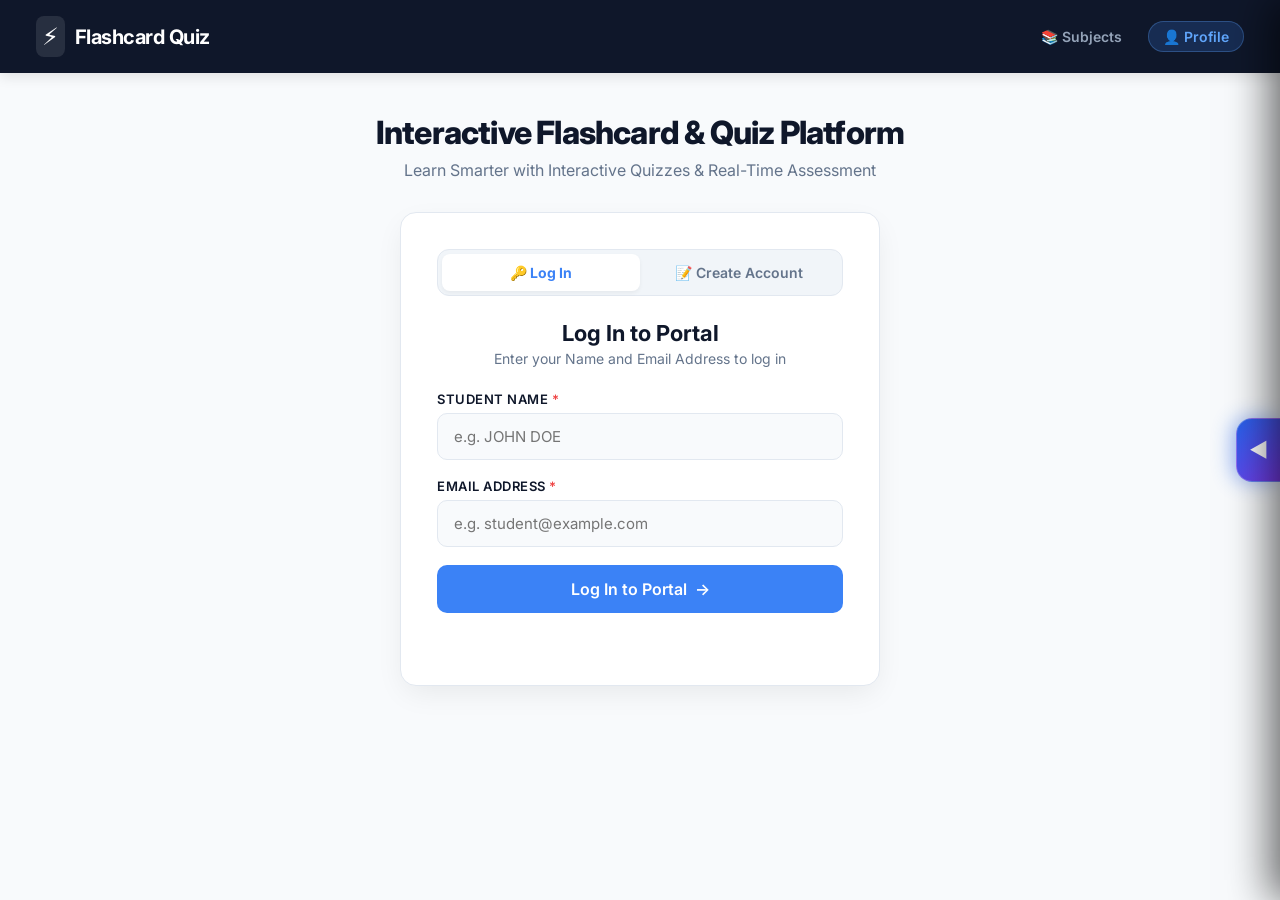
<file: templates/index.html>
<!DOCTYPE html>
<html lang="en">
<head>
    <meta charset="UTF-8">
    <meta name="viewport" content="width=device-width, initial-scale=1.0">
    <title>Flashcard Quiz - Student Login</title>
    <link href="https://fonts.googleapis.com/css2?family=Inter:wght@400;500;600;700;800&display=swap" rel="stylesheet">
    <link rel="stylesheet" href="/static/css/style.css">
</head>
<body>

    <!-- Navbar -->
    <nav class="navbar">
        <div class="nav-brand">
            <span class="logo-icon">⚡</span>
            <h2>Flashcard Quiz</h2>
        </div>
        <div class="nav-links">
            <a href="subjects.html" class="nav-link">📚 Subjects</a>
            <a href="profile.html" class="nav-link profile-nav-btn">👤 Profile</a>
        </div>
    </nav>

    <main class="container">

        <h1>Interactive Flashcard & Quiz Platform</h1>
        <p class="subtitle">
            Learn Smarter with Interactive Quizzes & Real-Time Assessment
        </p>

        <div class="student-card">

            <div class="auth-tabs">
                <button type="button" class="auth-tab active" id="tabLogin" data-mode="login">
                    🔑 Log In
                </button>
                <button type="button" class="auth-tab" id="tabRegister" data-mode="register">
                    📝 Create Account
                </button>
            </div>

            <div class="card-header">
                <h2 id="cardTitle">Log In to Portal</h2>
                <p id="cardSubtitle">Enter your Name and Email Address to log in</p>
            </div>

            <div class="form-group">
                <label for="studentName">Student Name <span style="color: #ef4444;">*</span></label>
                <input
                    type="text"
                    id="studentName"
                    placeholder="e.g. JOHN DOE"
                    autocomplete="off"
                    required
                >
            </div>

            <div class="form-group">
                <label for="studentEmail">Email Address <span style="color: #ef4444;">*</span></label>
                <input
                    type="email"
                    id="studentEmail"
                    placeholder="e.g. student@example.com"
                    autocomplete="off"
                    required
                >
            </div>

            <!-- Registration Only Fields -->
            <div class="form-group register-only" id="rollGroup" style="display: none;">
                <label for="rollNumber">Roll Number (3 Digits) <span style="color: #ef4444;">*</span></label>
                <input
                    type="text"
                    id="rollNumber"
                    placeholder="e.g. 101"
                    maxlength="3"
                    pattern="\d{3}"
                    inputmode="numeric"
                    autocomplete="off"
                >
            </div>

            <div class="row register-only" id="academicRow" style="display: none;">

                <div class="form-group">
                    <label for="year">Academic Year <span style="color: #ef4444;">*</span></label>
                    <select id="year">
                        <option value="">Select Year</option>
                        <option value="First Year">First Year</option>
                        <option value="Second Year">Second Year</option>
                        <option value="Third Year">Third Year</option>
                        <option value="Fourth Year">Fourth Year</option>
                    </select>
                </div>

                <div class="form-group">
                    <label for="batch">Batch <span style="color: #ef4444;">*</span></label>
                    <select id="batch">
                        <option value="">Batch</option>
                        <option value="A">Batch A</option>
                        <option value="B">Batch B</option>
                        <option value="C">Batch C</option>
                    </select>
                </div>

            </div>

            <button id="loginBtn">
                <span id="btnText">Log In to Portal</span> →
            </button>

            <div id="loginFeedback" class="feedback-msg"></div>

        </div>

    </main>

    <script src="/static/js/app.js?v=3.0"></script>
    <script src="/static/js/ai-tutor-widget.js?v=3.0"></script>


</body>
</html>
</file>
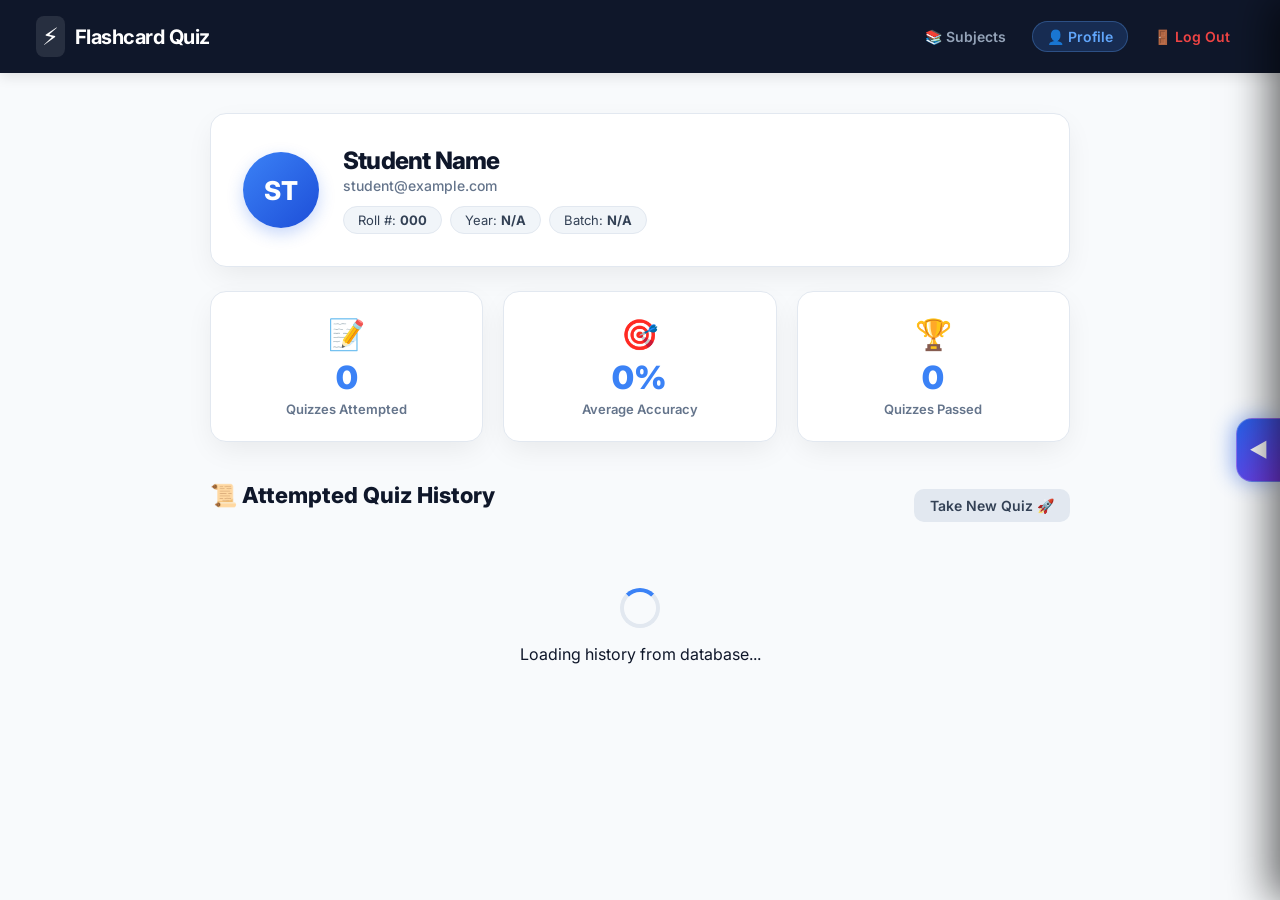
<file: templates/profile.html>
<!DOCTYPE html>
<html lang="en">
<head>
    <meta charset="UTF-8">
    <meta name="viewport" content="width=device-width, initial-scale=1.0">
    <title>Student Profile & Quiz History - Flashcard Quiz</title>
    <link href="https://fonts.googleapis.com/css2?family=Inter:wght@400;500;600;700;800&display=swap" rel="stylesheet">
    <link rel="stylesheet" href="/static/css/style.css">
</head>
<body>

    <!-- Navbar -->
    <nav class="navbar">
        <div class="nav-brand" style="cursor: pointer;" onclick="window.location.href='subjects.html'">
            <span class="logo-icon">⚡</span>
            <h2>Flashcard Quiz</h2>
        </div>
        <div class="nav-links">
            <a href="subjects.html" class="nav-link">📚 Subjects</a>
            <a href="profile.html" class="nav-link profile-nav-btn">👤 Profile</a>
            <a href="#" onclick="logoutUser(); return false;" class="nav-link logout-btn" style="color: #ef4444;">🚪 Log Out</a>
        </div>
    </nav>

    <main class="container">

        <!-- Profile Header Card -->
        <div class="profile-header-card">
            <div class="avatar-circle" id="avatarInitials">ST</div>
            <div class="profile-info">
                <h1 id="profStudentName">Student Name</h1>
                <p id="profEmail" class="profile-email">student@example.com</p>
                <div class="profile-meta-tags">
                    <span class="meta-tag">Roll #: <strong id="profRoll">000</strong></span>
                    <span class="meta-tag">Year: <strong id="profYear">N/A</strong></span>
                    <span class="meta-tag">Batch: <strong id="profBatch">N/A</strong></span>
                </div>
            </div>
        </div>

        <!-- Metrics Dashboard Grid -->
        <div class="stats-grid">
            <div class="stat-card">
                <div class="stat-icon">📝</div>
                <div class="stat-value" id="statTotalTests">0</div>
                <div class="stat-label">Quizzes Attempted</div>
            </div>
            <div class="stat-card">
                <div class="stat-icon">🎯</div>
                <div class="stat-value" id="statAvgScore">0%</div>
                <div class="stat-label">Average Accuracy</div>
            </div>
            <div class="stat-card">
                <div class="stat-icon">🏆</div>
                <div class="stat-value" id="statPassCount">0</div>
                <div class="stat-label">Quizzes Passed</div>
            </div>
        </div>

        <!-- History Card List Section -->
        <div class="review-section" style="width: 100%; margin-top: 16px;">
            <div style="display: flex; justify-content: space-between; align-items: center; margin-bottom: 20px; flex-wrap: wrap; gap: 10px;">
                <h2>📜 Attempted Quiz History</h2>
                <button onclick="window.location.href='subjects.html'" class="secondary-btn" style="width: auto; padding: 8px 16px; font-size: 14px;">Take New Quiz 🚀</button>
            </div>
            
            <div id="profileHistoryContainer" class="review-list">
                <div class="loading-state">
                    <div class="spinner"></div>
                    <p>Loading history from database...</p>
                </div>
            </div>
        </div>

    </main>

    <script src="/static/js/profile.js?v=3.0"></script>
    <script src="/static/js/ai-tutor-widget.js?v=3.0"></script>


</body>
</html>
</file>
<file: static/css/style.css>
:root {
    --primary: #3b82f6;
    --primary-hover: #2563eb;
    --primary-dark: #1d4ed8;
    --bg: #f8fafc;
    --card-bg: #ffffff;
    --text-main: #0f172a;
    --text-muted: #64748b;
    --border: #e2e8f0;
    --nav-bg: #0f172a;
    --success: #10b981;
    --success-bg: #d1fae5;
    --danger: #ef4444;
    --danger-bg: #fee2e2;
    --radius: 12px;
    --shadow: 0 10px 30px -5px rgba(0, 0, 0, 0.08);
    --shadow-hover: 0 20px 35px -5px rgba(37, 99, 235, 0.18);
    --font: 'Inter', system-ui, -apple-system, sans-serif;
}

* {
    margin: 0;
    padding: 0;
    box-sizing: border-box;
    font-family: var(--font);
}

body {
    background-color: var(--bg);
    color: var(--text-main);
    min-height: 100vh;
    display: flex;
    flex-direction: column;
}

/* Navbar */
.navbar {
    background: var(--nav-bg);
    color: white;
    padding: 16px 36px;
    display: flex;
    justify-content: space-between;
    align-items: center;
    box-shadow: 0 4px 12px rgba(0,0,0,0.1);
}

.nav-brand {
    display: flex;
    align-items: center;
    gap: 10px;
}

.logo-icon {
    font-size: 24px;
    background: rgba(255,255,255,0.1);
    padding: 6px;
    border-radius: 8px;
}

.navbar h2 {
    font-size: 20px;
    font-weight: 700;
    letter-spacing: -0.5px;
}

.user-badge, .badge {
    background: rgba(59, 130, 246, 0.2);
    color: #60a5fa;
    border: 1px solid rgba(96, 165, 250, 0.3);
    padding: 6px 14px;
    border-radius: 20px;
    font-size: 13px;
    font-weight: 600;
}

/* Container & Header */
.container, .subject-container, .quiz-container, .result-container {
    width: 100%;
    max-width: 900px;
    margin: 40px auto;
    padding: 0 20px;
}

.container {
    display: flex;
    flex-direction: column;
    align-items: center;
}

h1 {
    font-size: 32px;
    font-weight: 800;
    color: var(--text-main);
    letter-spacing: -0.8px;
    text-align: center;
}

.subtitle {
    margin-top: 8px;
    color: var(--text-muted);
    margin-bottom: 32px;
    text-align: center;
    font-size: 16px;
}

.student-card {
    width: 100%;
    max-width: 480px;
    background: var(--card-bg);
    padding: 36px;
    border-radius: 16px;
    border: 1px solid var(--border);
    box-shadow: var(--shadow);
    transition: opacity 0.4s cubic-bezier(0.4, 0, 0.2, 1), transform 0.4s cubic-bezier(0.4, 0, 0.2, 1);
}

.student-card.login-exit,
.container.login-exit {
    opacity: 0 !important;
    transform: translateY(-20px) scale(0.96) !important;
    pointer-events: none !important;
}

.auth-tabs {
    display: flex;
    background: #f1f5f9;
    padding: 4px;
    border-radius: 12px;
    margin-bottom: 24px;
    border: 1px solid var(--border);
}

.auth-tab {
    flex: 1;
    padding: 10px 16px;
    border: none;
    background: transparent;
    font-size: 14px;
    font-weight: 600;
    color: var(--text-muted);
    border-radius: 8px;
    cursor: pointer;
    transition: all 0.2s ease;
}

.auth-tab:hover {
    color: var(--text-main);
}

.auth-tab.active {
    background: #ffffff;
    color: var(--primary);
    box-shadow: 0 2px 4px rgba(0, 0, 0, 0.05);
    font-weight: 700;
}

.card-header {
    margin-bottom: 24px;
    text-align: center;
}

.card-header h2 {
    font-size: 22px;
    font-weight: 700;
    color: var(--text-main);
}

.card-header p {
    font-size: 14px;
    color: var(--text-muted);
    margin-top: 4px;
}

.form-group {
    margin-bottom: 18px;
    display: flex;
    flex-direction: column;
    gap: 6px;
}

.form-group label {
    font-size: 13px;
    font-weight: 600;
    color: var(--text-main);
    text-transform: uppercase;
    letter-spacing: 0.5px;
}

.student-card input,
.student-card select {
    width: 100%;
    padding: 13px 16px;
    border: 1px solid var(--border);
    border-radius: 10px;
    font-size: 15px;
    outline: none;
    transition: all 0.2s ease;
    background: #f8fafc;
}

.student-card input:focus,
.student-card select:focus {
    border-color: var(--primary);
    background: #ffffff;
    box-shadow: 0 0 0 4px rgba(59, 130, 246, 0.15);
}

.row {
    display: flex;
    gap: 16px;
}

.row .form-group {
    flex: 1;
}

button {
    width: 100%;
    padding: 14px 20px;
    background: var(--primary);
    color: white;
    border: none;
    border-radius: 10px;
    font-size: 16px;
    font-weight: 600;
    cursor: pointer;
    transition: all 0.2s ease;
    display: inline-flex;
    align-items: center;
    justify-content: center;
    gap: 8px;
}

button:hover {
    background: var(--primary-hover);
    transform: translateY(-1px);
}

button:disabled {
    opacity: 0.6;
    cursor: not-allowed;
}

/* Feedback message */
.feedback-msg {
    margin-top: 16px;
    padding: 10px;
    border-radius: 8px;
    font-size: 14px;
    font-weight: 500;
    text-align: center;
}

.feedback-msg.error {
    background: var(--danger-bg);
    color: var(--danger);
}

.feedback-msg.success {
    background: var(--success-bg);
    color: var(--success);
}

/* Subject Grid */
.subject-grid {
    display: grid;
    grid-template-columns: repeat(auto-fit, minmax(320px, 1fr));
    gap: 24px;
    margin-top: 20px;
}

.subject-card {
    background: var(--card-bg);
    padding: 32px;
    border-radius: 16px;
    border: 1px solid var(--border);
    box-shadow: var(--shadow);
    cursor: pointer;
    transition: all 0.3s cubic-bezier(0.4, 0, 0.2, 1);
    position: relative;
    display: flex;
    flex-direction: column;
}

.subject-card:hover {
    transform: translateY(-6px);
    box-shadow: var(--shadow-hover);
    border-color: var(--primary);
}

.card-icon {
    font-size: 36px;
    margin-bottom: 16px;
}

.card-badge {
    align-self: flex-start;
    background: #e0f2fe;
    color: #0369a1;
    font-size: 12px;
    font-weight: 700;
    padding: 4px 10px;
    border-radius: 12px;
    text-transform: uppercase;
    margin-bottom: 12px;
}

.subject-card h2 {
    font-size: 24px;
    font-weight: 800;
    color: var(--text-main);
    margin-bottom: 8px;
}

.subject-card p {
    font-size: 14px;
    color: var(--text-muted);
    line-height: 1.5;
    margin-bottom: 24px;
    flex-grow: 1;
}

.card-footer {
    display: flex;
    justify-content: space-between;
    align-items: center;
    border-top: 1px solid var(--border);
    padding-top: 16px;
}

.q-count {
    font-size: 13px;
    font-weight: 600;
    color: var(--text-muted);
}

.select-btn {
    width: auto;
    padding: 8px 16px;
    font-size: 14px;
}

/* Quiz Interface */
.quiz-header {
    background: var(--card-bg);
    padding: 20px 24px;
    border-radius: 14px;
    border: 1px solid var(--border);
    box-shadow: var(--shadow);
    margin-bottom: 24px;
}

.progress-info {
    display: flex;
    justify-content: space-between;
    align-items: center;
    font-weight: 700;
    margin-bottom: 10px;
}

.subject-tag {
    background: #e2e8f0;
    color: #334155;
    padding: 4px 10px;
    border-radius: 6px;
    font-size: 12px;
}

.progress-bar-bg {
    width: 100%;
    height: 8px;
    background: #e2e8f0;
    border-radius: 4px;
    overflow: hidden;
}

.progress-bar-fill {
    height: 100%;
    background: var(--primary);
    transition: width 0.3s ease;
}

.quiz-card {
    background: var(--card-bg);
    padding: 36px;
    border-radius: 16px;
    border: 1px solid var(--border);
    box-shadow: var(--shadow);
    min-height: 300px;
    margin-bottom: 24px;
}

.question-text {
    font-size: 20px;
    font-weight: 700;
    color: var(--text-main);
    line-height: 1.4;
    margin-bottom: 28px;
}

.options-grid {
    display: flex;
    flex-direction: column;
    gap: 14px;
}

.option-btn {
    width: 100%;
    padding: 16px 20px;
    background: #f8fafc;
    color: var(--text-main);
    border: 2px solid var(--border);
    border-radius: 12px;
    font-size: 16px;
    font-weight: 500;
    text-align: left;
    cursor: pointer;
    transition: all 0.2s ease;
    display: flex;
    align-items: center;
    gap: 14px;
}

.option-btn:hover {
    border-color: var(--primary);
    background: #eff6ff;
    transform: none;
}

.option-btn.selected {
    border-color: var(--primary);
    background: #dbeafe;
    font-weight: 700;
    box-shadow: 0 0 0 2px var(--primary);
}

.option-prefix {
    width: 32px;
    height: 32px;
    background: #e2e8f0;
    color: #334155;
    border-radius: 50%;
    display: flex;
    align-items: center;
    justify-content: center;
    font-weight: 700;
    font-size: 14px;
    flex-shrink: 0;
}

.option-btn.selected .option-prefix {
    background: var(--primary);
    color: white;
}

.quiz-actions {
    display: flex;
    justify-content: space-between;
    gap: 16px;
}

.secondary-btn {
    background: #e2e8f0;
    color: #334155;
}

.secondary-btn:hover {
    background: #cbd5e1;
}

.submit-btn {
    background: var(--success);
}

.submit-btn:hover {
    background: #059669;
}

/* Spinner */
.loading-state {
    display: flex;
    flex-direction: column;
    align-items: center;
    justify-content: center;
    padding: 40px;
    gap: 16px;
}

.spinner {
    width: 40px;
    height: 40px;
    border: 4px solid #e2e8f0;
    border-top: 4px solid var(--primary);
    border-radius: 50%;
    animation: spin 1s linear infinite;
}

@keyframes spin {
    0% { transform: rotate(0deg); }
    100% { transform: rotate(360deg); }
}

/* Results */
.result-card {
    background: var(--card-bg);
    padding: 40px;
    border-radius: 20px;
    border: 1px solid var(--border);
    box-shadow: var(--shadow);
    text-align: center;
    margin-bottom: 36px;
}

.result-badge {
    display: inline-block;
    padding: 6px 16px;
    border-radius: 20px;
    font-size: 14px;
    font-weight: 700;
    margin-bottom: 16px;
}

.badge-excellent { background: #d1fae5; color: #065f46; }
.badge-good { background: #dbeafe; color: #1e40af; }
.badge-needs-work { background: #fef3c7; color: #92400e; }

.score-display {
    margin: 24px 0;
    display: flex;
    flex-direction: column;
    align-items: center;
}

.score-circle {
    font-size: 56px;
    font-weight: 900;
    color: var(--primary);
    display: flex;
    align-items: baseline;
    gap: 4px;
}

.score-divider, .total-num {
    font-size: 32px;
    color: var(--text-muted);
}

.percentage-text {
    font-size: 18px;
    font-weight: 700;
    color: var(--text-muted);
    margin-top: 4px;
}

.db-status-badge {
    display: inline-flex;
    align-items: center;
    gap: 6px;
    font-size: 13px;
    color: #059669;
    background: #ecfdf5;
    padding: 6px 14px;
    border-radius: 20px;
    margin-bottom: 28px;
    font-weight: 600;
}

.action-buttons {
    display: flex;
    justify-content: center;
    gap: 16px;

}

.action-buttons button {
    width: auto;
    min-width: 180px;
}

/* Answer Review */
.review-section h2 {
    font-size: 22px;
    font-weight: 800;
    margin-bottom: 20px;
}

.review-list {
    display: flex;
    flex-direction: column;
    gap: 16px;
}

.review-card {
    background: var(--card-bg);
    padding: 24px;
    border-radius: 14px;
    border: 1px solid var(--border);
    box-shadow: 0 4px 12px rgba(0,0,0,0.04);
}

.review-card.correct-card {
    border-left: 6px solid var(--success);
}

.review-card.wrong-card {
    border-left: 6px solid var(--danger);
}

.review-header {
    display: flex;
    justify-content: space-between;
    align-items: center;
    margin-bottom: 10px;
}

.review-header h3 {
    font-size: 16px;
    font-weight: 700;
}

.status-tag {
    font-size: 12px;
    font-weight: 700;
    padding: 4px 10px;
    border-radius: 6px;
}

.tag-correct { background: var(--success-bg); color: #065f46; }
.tag-wrong { background: var(--danger-bg); color: #991b1b; }

.review-question {
    font-size: 16px;
    font-weight: 600;
    color: var(--text-main);
    margin-bottom: 16px;
}

.review-options {
    display: flex;
    flex-direction: column;
    gap: 8px;
}

.review-opt {
    padding: 10px 14px;
    border-radius: 8px;
    background: #f8fafc;
    border: 1px solid var(--border);
    font-size: 14px;
    display: flex;
    align-items: center;
    gap: 10px;
}

.opt-label {
    font-weight: 700;
    width: 24px;
}

.correct-opt {
    background: var(--success-bg);
    border-color: #a7f3d0;
    font-weight: 600;
}

.user-wrong-opt {
    background: var(--danger-bg);
    border-color: #fecaca;
    font-weight: 600;
}

.badge-correct, .badge-wrong {
    margin-left: auto;
    font-size: 11px;
    font-weight: 700;
    padding: 2px 8px;
    border-radius: 4px;
}

.badge-correct { background: #059669; color: white; }
.badge-wrong { background: #dc2626; color: white; }

/* Navigation Links */
.nav-links {
    display: flex;
    align-items: center;
    gap: 12px;
}

.nav-link {
    color: #94a3b8;
    text-decoration: none;
    font-size: 14px;
    font-weight: 600;
    padding: 6px 14px;
    border-radius: 20px;
    transition: all 0.2s ease;
}

.nav-link:hover {
    color: white;
    background: rgba(255, 255, 255, 0.1);
}

.profile-nav-btn {
    background: rgba(59, 130, 246, 0.2);
    color: #60a5fa;
    border: 1px solid rgba(96, 165, 250, 0.3);
}

.profile-nav-btn:hover {
    background: rgba(59, 130, 246, 0.35);
    color: white;
}

/* Profile Page Layout */
.profile-header-card {
    width: 100%;
    background: var(--card-bg);
    padding: 32px;
    border-radius: 16px;
    border: 1px solid var(--border);
    box-shadow: var(--shadow);
    display: flex;
    align-items: center;
    gap: 24px;
    margin-bottom: 24px;
}

.avatar-circle {
    width: 76px;
    height: 76px;
    border-radius: 50%;
    background: linear-gradient(135deg, #3b82f6, #1d4ed8);
    color: white;
    font-size: 26px;
    font-weight: 800;
    display: flex;
    align-items: center;
    justify-content: center;
    flex-shrink: 0;
    box-shadow: 0 6px 16px rgba(37, 99, 235, 0.25);
}

.profile-info {
    flex-grow: 1;
}

.profile-info h1 {
    text-align: left;
    font-size: 24px;
    margin-bottom: 2px;
}

.profile-email {
    color: var(--text-muted);
    font-size: 14px;
    margin-bottom: 12px;
    font-weight: 500;
    text-align: left;
}

.profile-meta-tags {
    display: flex;
    flex-wrap: wrap;
    gap: 8px;
}

.meta-tag {
    background: #f1f5f9;
    color: #334155;
    padding: 5px 14px;
    border-radius: 20px;
    font-size: 13px;
    border: 1px solid #e2e8f0;
}

.stats-grid {
    width: 100%;
    display: grid;
    grid-template-columns: repeat(auto-fit, minmax(220px, 1fr));
    gap: 20px;
    margin-bottom: 24px;
}

.stat-card {
    background: var(--card-bg);
    padding: 24px;
    border-radius: 16px;
    border: 1px solid var(--border);
    box-shadow: var(--shadow);
    display: flex;
    flex-direction: column;
    align-items: center;
    text-align: center;
}

.stat-icon {
    font-size: 30px;
    margin-bottom: 6px;
}

.stat-value {
    font-size: 32px;
    font-weight: 900;
    color: var(--primary);
    margin-bottom: 4px;
}

.stat-label {
    font-size: 13px;
    font-weight: 600;
    color: var(--text-muted);
}

/* Subject Header Row & Create Button */
.subject-header-row {
    display: flex;
    justify-content: space-between;
    align-items: flex-start;
    flex-wrap: wrap;
    gap: 16px;
    margin-bottom: 20px;
}

.create-quiz-trigger-btn {
    width: auto;
    background: linear-gradient(135deg, #2563eb, #1d4ed8);
    color: white;
    font-weight: 700;
    padding: 12px 24px;
    border-radius: 12px;
    box-shadow: 0 4px 14px rgba(37, 99, 235, 0.3);
    transition: all 0.25s ease;
}

.create-quiz-trigger-btn:hover {
    transform: translateY(-2px);
    box-shadow: 0 8px 20px rgba(37, 99, 235, 0.4);
}

.create-quiz-card-item {
    border: 2px dashed #93c5fd !important;
    background: #f0f9ff !important;
    display: flex;
    flex-direction: column;
    align-items: center;
    justify-content: center;
    text-align: center;
    min-height: 220px;
}

.create-quiz-card-item:hover {
    border-color: #3b82f6 !important;
    background: #e0f2fe !important;
}

/* Creator Modal Backdrop */
.creator-modal-backdrop {
    position: fixed;
    top: 0;
    left: 0;
    width: 100vw;
    height: 100vh;
    background: rgba(15, 23, 42, 0.6);
    backdrop-filter: blur(4px);
    display: flex;
    align-items: center;
    justify-content: center;
    z-index: 9999;
    padding: 20px;
    overflow-y: auto;
}

.creator-card {
    background: #ffffff;
    width: 100%;
    max-width: 680px;
    max-height: 90vh;
    overflow-y: auto;
    padding: 32px;
    border-radius: 20px;
    box-shadow: 0 25px 50px -12px rgba(0, 0, 0, 0.25);
    border: 1px solid var(--border);
    animation: modalSlideUp 0.3s cubic-bezier(0.16, 1, 0.3, 1);
}

@keyframes modalSlideUp {
    from {
        opacity: 0;
        transform: translateY(30px) scale(0.97);
    }
    to {
        opacity: 1;
        transform: translateY(0) scale(1);
    }
}

.creator-header {
    display: flex;
    justify-content: space-between;
    align-items: flex-start;
    margin-bottom: 20px;
    border-bottom: 1px solid var(--border);
    padding-bottom: 16px;
}

.creator-header h2 {
    font-size: 22px;
    font-weight: 800;
    color: var(--text-main);
}

.creator-header p {
    font-size: 13px;
    color: var(--text-muted);
    margin-top: 4px;
}

.close-modal-btn {
    width: 36px;
    height: 36px;
    padding: 0;
    border-radius: 50%;
    background: #f1f5f9;
    color: #64748b;
    font-size: 16px;
    font-weight: 700;
    display: flex;
    align-items: center;
    justify-content: center;
    border: none;
    cursor: pointer;
    transition: all 0.2s ease;
}

.close-modal-btn:hover {
    background: #e2e8f0;
    color: var(--text-main);
    transform: rotate(90deg);
}

.creator-section {
    background: #f8fafc;
    border: 1px solid var(--border);
    border-radius: 14px;
    padding: 20px;
    margin-bottom: 20px;
}

.section-title {
    font-size: 15px;
    font-weight: 700;
    color: var(--text-main);
    margin-bottom: 14px;
}

.section-header-flex {
    display: flex;
    justify-content: space-between;
    align-items: center;
    margin-bottom: 12px;
}

.limit-badge {
    background: #dbeafe;
    color: #1e40af;
    font-size: 12px;
    font-weight: 700;
    padding: 4px 10px;
    border-radius: 12px;
}

.q-tabs-row {
    display: flex;
    gap: 8px;
    margin-bottom: 16px;
}

.q-tab {
    flex: 1;
    padding: 8px 12px;
    background: #ffffff;
    border: 1px solid var(--border);
    color: var(--text-muted);
    border-radius: 8px;
    font-weight: 700;
    font-size: 13px;
    cursor: pointer;
    transition: all 0.2s ease;
    text-align: center;
}

.q-tab:hover {
    border-color: var(--primary);
    color: var(--primary);
}

.q-tab.active {
    background: var(--primary);
    color: white;
    border-color: var(--primary);
}

.q-tab.filled {
    border-color: #10b981;
}

.q-tab.filled:not(.active) {
    background: #ecfdf5;
    color: #047857;
}

.question-builder-box {
    background: #ffffff;
    padding: 18px;
    border-radius: 12px;
    border: 1px solid var(--border);
}

.question-builder-box textarea {
    width: 100%;
    padding: 10px 14px;
    border: 1px solid var(--border);
    border-radius: 8px;
    font-size: 14px;
    outline: none;
    font-family: inherit;
    resize: vertical;
}

.question-builder-box textarea:focus {
    border-color: var(--primary);
    box-shadow: 0 0 0 3px rgba(59, 130, 246, 0.15);
}

.options-inputs-grid {
    display: grid;
    grid-template-columns: repeat(auto-fit, minmax(220px, 1fr));
    gap: 12px;
    margin-top: 12px;
}

.creator-actions {
    display: flex;
    align-items: center;
    gap: 12px;
    margin-top: 24px;
}

/* ==========================================================================
   AI Tutor Right-Edge Arrow Tab Handle & Sidebar Drawer
   ========================================================================== */

/* Right-Edge Arrow Side Tab Handle */
.ai-tutor-side-tab {
    position: fixed !important;
    top: 50% !important;
    right: 0 !important;
    left: auto !important;
    transform: translateY(-50%) !important;
    z-index: 1040 !important;
    width: 44px !important;
    height: 64px !important;
    padding: 0 !important;
    margin: 0 !important;
    display: flex !important;
    align-items: center !important;
    justify-content: center !important;
    background: linear-gradient(135deg, #2563eb, #7c3aed) !important;
    color: #ffffff !important;
    border-radius: 16px 0 0 16px !important;
    border: 1px solid rgba(255, 255, 255, 0.25) !important;
    border-right: none !important;
    cursor: pointer !important;
    box-shadow: -4px 0 20px rgba(37, 99, 235, 0.45) !important;
    transition: all 0.25s cubic-bezier(0.34, 1.56, 0.64, 1) !important;
}

.ai-tutor-side-tab:hover {
    transform: translateY(-50%) translateX(-4px) !important;
    box-shadow: -6px 0 26px rgba(124, 58, 237, 0.6) !important;
}

.ai-tutor-side-tab .tab-arrow {
    font-size: 20px !important;
    font-weight: 900 !important;
    color: #ffffff !important;
    line-height: 1 !important;
    transition: transform 0.3s ease !important;
}

.ai-tutor-side-tab.open .tab-arrow {
    transform: rotate(180deg) !important;
}

/* Sidebar Drawer Overlay (Right Side) */
.ai-tutor-sidebar {
    position: fixed !important;
    top: 0 !important;
    right: 0 !important;
    left: auto !important;
    width: 420px !important;
    max-width: 90vw !important;
    height: 100vh !important;
    background: rgba(15, 23, 42, 0.97) !important;
    backdrop-filter: blur(20px) !important;
    -webkit-backdrop-filter: blur(20px) !important;
    border-left: 1px solid rgba(255, 255, 255, 0.12) !important;
    box-shadow: -10px 0 40px rgba(0, 0, 0, 0.6) !important;
    z-index: 1050 !important;
    display: flex !important;
    flex-direction: column !important;
    transform: translateX(100%) !important;
    transition: transform 0.35s cubic-bezier(0.16, 1, 0.3, 1) !important;
    color: #f8fafc !important;
    font-family: inherit !important;
}

.ai-tutor-sidebar.open {
    transform: translateX(0) !important;
}


/* Sidebar Backdrop overlay for clicking outside */
.ai-tutor-backdrop {
    position: fixed;
    inset: 0;
    background: rgba(15, 23, 42, 0.45);
    backdrop-filter: blur(4px);
    z-index: 1045;
    opacity: 0;
    pointer-events: none;
    transition: opacity 0.3s ease;
}

.ai-tutor-backdrop.open {
    opacity: 1;
    pointer-events: auto;
}


/* Sidebar Header */
.tutor-header {
    display: flex;
    align-items: center;
    justify-content: space-between;
    padding: 16px 20px;
    background: rgba(30, 41, 59, 0.8);
    border-bottom: 1px solid rgba(255, 255, 255, 0.1);
}

.tutor-info-group {
    display: flex;
    align-items: center;
    gap: 12px;
}

.tutor-avatar {
    width: 42px;
    height: 42px;
    border-radius: 12px;
    background: linear-gradient(135deg, #3b82f6, #8b5cf6);
    display: flex;
    align-items: center;
    justify-content: center;
    font-size: 22px;
    box-shadow: 0 4px 12px rgba(59, 130, 246, 0.3);
}

.tutor-title {
    font-weight: 700;
    font-size: 16px;
    color: #ffffff;
    margin: 0;
    display: flex;
    align-items: center;
    gap: 8px;
}

.tutor-status-badge {
    font-size: 11px;
    font-weight: 600;
    color: #34d399;
    display: flex;
    align-items: center;
    gap: 4px;
}

.tutor-status-badge::before {
    content: '';
    width: 6px;
    height: 6px;
    background-color: #34d399;
    border-radius: 50%;
    display: inline-block;
    box-shadow: 0 0 8px #34d399;
}

.tutor-close-btn {
    background: transparent;
    border: none;
    color: #94a3b8;
    font-size: 24px;
    cursor: pointer;
    width: 32px;
    height: 32px;
    border-radius: 8px;
    display: flex;
    align-items: center;
    justify-content: center;
    transition: all 0.2s ease;
}

.tutor-close-btn:hover {
    background: rgba(255, 255, 255, 0.1);
    color: #ffffff;
}

/* Current Context Banner */
.tutor-context-banner {
    padding: 8px 16px;
    background: rgba(59, 130, 246, 0.15);
    border-bottom: 1px solid rgba(59, 130, 246, 0.2);
    font-size: 12px;
    color: #93c5fd;
    display: flex;
    align-items: center;
    gap: 6px;
    white-space: nowrap;
    overflow: hidden;
    text-overflow: ellipsis;
}

/* Chat Messages Container */
.tutor-messages-body {
    flex: 1;
    padding: 16px 20px;
    overflow-y: auto;
    display: flex;
    flex-direction: column;
    gap: 14px;
    scroll-behavior: smooth;
}

.tutor-messages-body::-webkit-scrollbar {
    width: 6px;
}

.tutor-messages-body::-webkit-scrollbar-thumb {
    background: rgba(255, 255, 255, 0.15);
    border-radius: 3px;
}

/* Message Item */
.chat-msg {
    display: flex;
    flex-direction: column;
    max-width: 85%;
    animation: msgFadeIn 0.3s ease;
}

@keyframes msgFadeIn {
    from { opacity: 0; transform: translateY(8px); }
    to { opacity: 1; transform: translateY(0); }
}

.chat-msg.user {
    align-self: flex-end;
}

.chat-msg.user .msg-bubble {
    background: linear-gradient(135deg, #2563eb, #1d4ed8);
    color: #ffffff;
    border-radius: 16px 16px 2px 16px;
    box-shadow: 0 4px 12px rgba(37, 99, 235, 0.25);
}

.chat-msg.assistant {
    align-self: flex-start;
}

.chat-msg.assistant .msg-bubble {
    background: rgba(30, 41, 59, 0.9);
    color: #e2e8f0;
    border: 1px solid rgba(255, 255, 255, 0.08);
    border-radius: 16px 16px 16px 2px;
    box-shadow: 0 4px 12px rgba(0, 0, 0, 0.2);
}

.msg-bubble {
    padding: 12px 16px;
    font-size: 14px;
    line-height: 1.5;
    word-break: break-word;
}

.msg-time {
    font-size: 10px;
    color: #64748b;
    margin-top: 4px;
    align-self: flex-end;
}

.chat-msg.assistant .msg-time {
    align-self: flex-start;
}

/* Suggestion Chips */
.tutor-chips-group {
    display: flex;
    align-items: center;
    gap: 8px;
    padding: 10px 20px;
    overflow-x: auto;
    background: rgba(15, 23, 42, 0.8);
    border-top: 1px solid rgba(255, 255, 255, 0.06);
}

.tutor-chips-group::-webkit-scrollbar {
    display: none;
}

.tutor-chip-btn {
    background: rgba(30, 41, 59, 0.7);
    border: 1px solid rgba(255, 255, 255, 0.12);
    color: #94a3b8;
    font-size: 12px;
    font-weight: 500;
    padding: 6px 12px;
    border-radius: 20px;
    white-space: nowrap;
    cursor: pointer;
    transition: all 0.2s ease;
}

.tutor-chip-btn:hover {
    background: rgba(59, 130, 246, 0.2);
    border-color: #3b82f6;
    color: #60a5fa;
}

/* Typing Indicator */
.tutor-typing {
    display: flex;
    align-items: center;
    gap: 4px;
    padding: 10px 16px;
    background: rgba(30, 41, 59, 0.9);
    border-radius: 16px;
    width: fit-content;
    align-self: flex-start;
}

.typing-dot {
    width: 6px;
    height: 6px;
    background: #60a5fa;
    border-radius: 50%;
    animation: typingBlink 1.4s infinite ease-in-out both;
}

.typing-dot:nth-child(1) { animation-delay: 0s; }
.typing-dot:nth-child(2) { animation-delay: 0.2s; }
.typing-dot:nth-child(3) { animation-delay: 0.4s; }

@keyframes typingBlink {
    0%, 80%, 100% { transform: scale(0.6); opacity: 0.4; }
    40% { transform: scale(1.1); opacity: 1; }
}

/* Sidebar Footer / Input Form */
.tutor-footer {
    padding: 16px 20px;
    background: rgba(30, 41, 59, 0.95);
    border-top: 1px solid rgba(255, 255, 255, 0.1);
}

.tutor-input-box {
    display: flex;
    align-items: center;
    gap: 10px;
    background: rgba(15, 23, 42, 0.8);
    border: 1px solid rgba(255, 255, 255, 0.12);
    border-radius: 12px;
    padding: 6px 6px 6px 14px;
    transition: border-color 0.2s ease;
}

.tutor-input-box:focus-within {
    border-color: #3b82f6;
    box-shadow: 0 0 0 3px rgba(59, 130, 246, 0.2);
}

.tutor-input-box input {
    flex: 1;
    background: transparent;
    border: none;
    color: #ffffff;
    font-size: 14px;
    outline: none;
    font-family: inherit;
}

.tutor-input-box input::placeholder {
    color: #64748b;
}

.tutor-send-btn {
    width: 36px;
    height: 36px;
    border-radius: 8px;
    background: linear-gradient(135deg, #2563eb, #1d4ed8);
    color: #ffffff;
    border: none;
    display: flex;
    align-items: center;
    justify-content: center;
    font-size: 16px;
    cursor: pointer;
    transition: all 0.2s ease;
}

.tutor-send-btn:hover {
    transform: scale(1.05);
    background: linear-gradient(135deg, #3b82f6, #2563eb);
}

.tutor-send-btn:disabled {
    opacity: 0.5;
    cursor: not-allowed;
}
</file>
